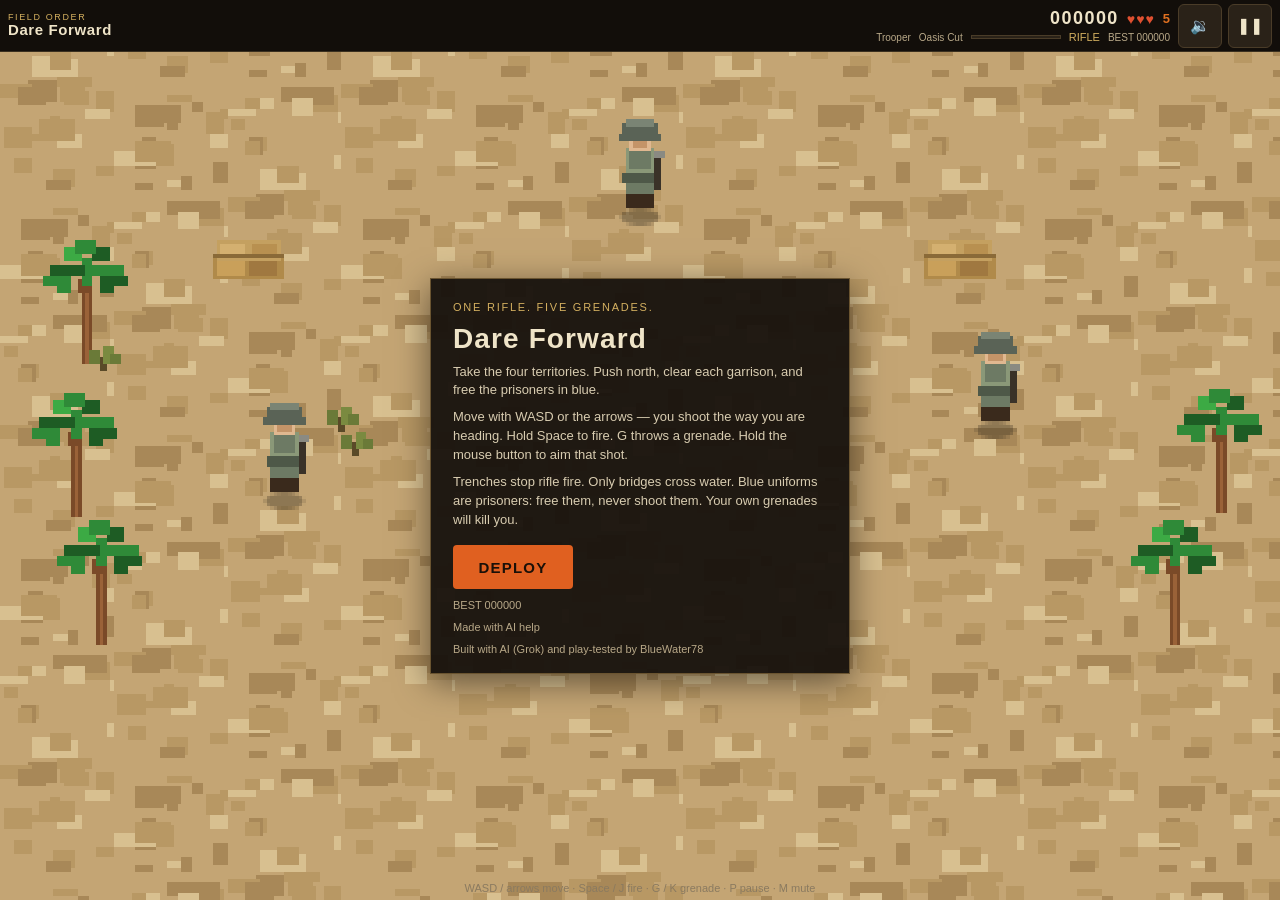
<file: stage1/index.html>
<!DOCTYPE html>
<html lang="en">
<head>
  <meta charset="utf-8">
  <meta name="viewport" content="width=device-width, initial-scale=1, viewport-fit=cover, user-scalable=no">
  <meta name="apple-mobile-web-app-capable" content="yes">
  <meta name="mobile-web-app-capable" content="yes">
  <title>Dare Forward</title>
  <link rel="icon" href="data:image/svg+xml,<svg xmlns='http://www.w3.org/2000/svg' viewBox='0 0 16 16'><rect fill='%238b1e3a' width='16' height='16'/></svg>">
  <link rel="stylesheet" href="css/style.css?v=1">
</head>
<body data-screen="title">
  <div id="app">
    <header id="hud">
      <div class="hud-brand">
        <span class="hud-kicker">Field order</span>
        <span class="hud-title" id="game-title">Dare Forward</span>
      </div>
      <div class="hud-mid">
        <div class="hud-row">
          <span data-testid="hud-score" id="hud-score">000000</span>
          <span class="hud-lives" data-testid="hud-lives" id="hud-lives">♥♥♥</span>
          <span class="hud-gren" data-testid="hud-grenades" id="hud-grenades">5</span>
        </div>
        <div class="hud-row">
          <span id="hud-rank">Trooper</span>
          <span class="hud-terr" data-testid="hud-territory" id="hud-territory">Oasis Cut</span>
          <div class="hud-bar"><span id="hud-progress"></span></div>
          <span class="hud-weapon" data-testid="hud-weapon" id="hud-weapon">Rifle</span>
          <span id="hud-best">BEST 000000</span>
        </div>
      </div>
      <div class="hud-btns">
        <button type="button" class="icon-btn" data-testid="mute-btn" id="mute-btn" aria-label="Volume">🔉</button>
        <button type="button" class="icon-btn" data-testid="pause-btn" id="pause-btn" aria-label="Pause">❚❚</button>
      </div>
    </header>

    <div id="game-wrap">
      <canvas id="game"></canvas>
      <div id="hint">WASD / arrows move · Space / J fire · G / K grenade · P pause · M mute</div>
      <div id="overlay">
        <div class="screen" id="screen-title">
          <div class="kicker">One rifle. Five grenades.</div>
          <h1 id="title-heading">Dare Forward</h1>
          <p>Take the four territories. Push north, clear each garrison, and free the prisoners in blue.</p>
          <p>Move with WASD or the arrows — you shoot the way you are heading. Hold Space to fire. G throws a grenade. Hold the mouse button to aim that shot.</p>
          <p>Trenches stop rifle fire. Only bridges cross water. Blue uniforms are prisoners: free them, never shoot them. Your own grenades will kill you.</p>
          <button type="button" class="btn" data-testid="play-btn" id="play-btn">Deploy</button>
          <div class="note" id="title-best">BEST 000000</div>
          <div class="note">Made with AI help</div>
          <div class="note">Built with AI (Grok) and play-tested by BlueWater78</div>
        </div>
        <div class="screen" id="screen-pause" hidden>
          <div class="kicker">Paused</div>
          <h1>Hold fire</h1>
          <button type="button" class="btn" data-testid="resume-btn" id="resume-btn">Resume</button>
          <button type="button" class="btn ghost" data-testid="restart-btn" id="restart-btn">Restart</button>
          <button type="button" class="btn ghost" data-testid="menu-btn" id="menu-btn">Menu</button>
          <div><button type="button" class="btn ghost" id="music-btn">Music: On</button></div>
        </div>
        <div class="screen" id="screen-secured" hidden>
          <div class="kicker">Territory secured</div>
          <h1 id="secured-name">Oasis Cut</h1>
          <div class="tally" id="secured-tally"></div>
          <button type="button" class="btn" data-testid="continue-btn" id="continue-btn">Continue</button>
        </div>
        <div class="screen" id="screen-gameover" hidden>
          <div class="kicker">Fallen</div>
          <h1>Game Over</h1>
          <div class="tally" id="gameover-tally"></div>
          <button type="button" class="btn" data-testid="retry-btn" id="retry-btn">Retry</button>
          <button type="button" class="btn ghost" id="go-menu-btn" data-testid="menu-btn">Menu</button>
        </div>
        <div class="screen" id="screen-complete" hidden>
          <div class="kicker">Campaign complete</div>
          <h1>Final assault coming soon</h1>
          <p>The four territories are yours. A last stand waits beyond the gate.</p>
          <div class="tally" id="complete-tally"></div>
          <button type="button" class="btn" id="complete-menu-btn" data-testid="menu-btn">Menu</button>
        </div>
      </div>
    </div>
    <div id="controls">
      <div id="stick-zone" data-testid="stick-zone">
        <div class="stick-ring"><div class="stick-knob"></div></div>
      </div>
      <div id="btn-cluster">
        <button type="button" class="ctrl-btn fire" data-testid="fire-btn" id="fire-btn">FIRE</button>
        <button type="button" class="ctrl-btn" data-testid="grenade-btn" id="grenade-btn">GRENADE</button>
      </div>
    </div>
  </div>
  <script type="module" src="js/main.js?v=1"></script>
</body>
</html>
</file>
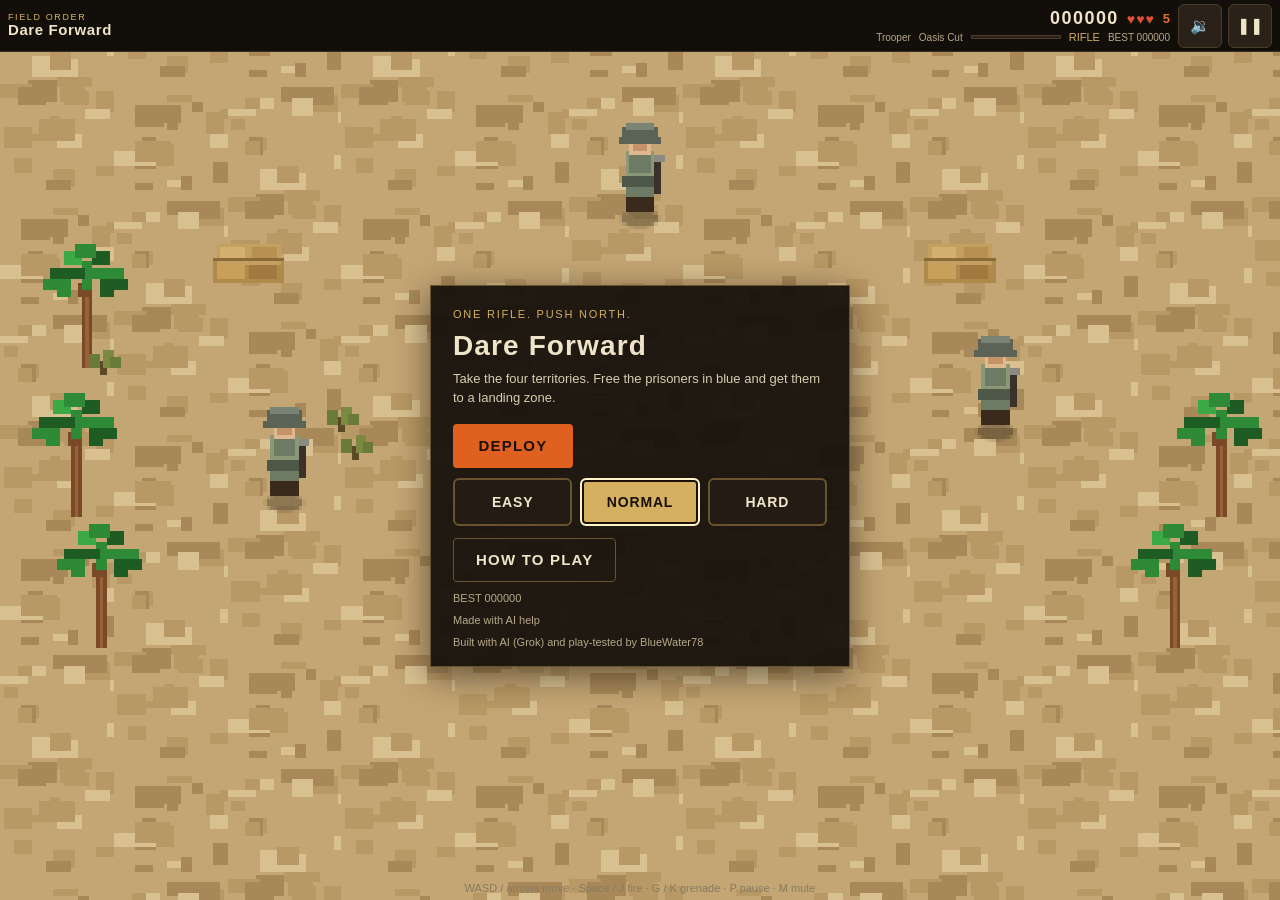
<file: stage2/index.html>
<!DOCTYPE html>
<html lang="en">
<head>
  <meta charset="utf-8">
  <meta name="viewport" content="width=device-width, initial-scale=1, viewport-fit=cover, user-scalable=no">
  <meta name="apple-mobile-web-app-capable" content="yes">
  <meta name="mobile-web-app-capable" content="yes">
  <title>Dare Forward</title>
  <link rel="icon" href="data:image/svg+xml,<svg xmlns='http://www.w3.org/2000/svg' viewBox='0 0 16 16'><rect fill='%238b1e3a' width='16' height='16'/></svg>">
  <link rel="stylesheet" href="css/style.css?v=2">
</head>
<body data-screen="title">
  <div id="app">
    <header id="hud">
      <div class="hud-brand">
        <span class="hud-kicker">Field order</span>
        <span class="hud-title" id="game-title">Dare Forward</span>
      </div>
      <div class="hud-mid">
        <div class="hud-row">
          <span data-testid="hud-score" id="hud-score">000000</span>
          <span class="hud-lives" data-testid="hud-lives" id="hud-lives">♥♥♥</span>
          <span class="hud-gren" data-testid="hud-grenades" id="hud-grenades">5</span>
        </div>
        <div class="hud-row">
          <span id="hud-rank">Trooper</span>
          <span class="hud-terr" data-testid="hud-territory" id="hud-territory">Oasis Cut</span>
          <div class="hud-bar"><span id="hud-progress"></span></div>
          <span class="hud-weapon" data-testid="hud-weapon" id="hud-weapon">Rifle</span>
          <span id="hud-best">BEST 000000</span>
        </div>
      </div>
      <div class="hud-btns">
        <button type="button" class="icon-btn" data-testid="mute-btn" id="mute-btn" aria-label="Volume">🔉</button>
        <button type="button" class="icon-btn" data-testid="pause-btn" id="pause-btn" aria-label="Pause">❚❚</button>
      </div>
    </header>

    <div id="game-wrap">
      <canvas id="game"></canvas>
      <div id="hint">WASD / arrows move · Space / J fire · G / K grenade · P pause · M mute</div>
      <div id="overlay">
        <div class="screen" id="screen-title">
          <div class="kicker">One rifle. Push north.</div>
          <h1 id="title-heading">Dare Forward</h1>
          <p>Take the four territories. Free the prisoners in blue and get them to a landing zone.</p>
          <button type="button" class="btn" data-testid="play-btn" id="play-btn">Deploy</button>
          <div class="diff-row" role="group" aria-label="Difficulty">
            <button type="button" class="diff-btn" data-testid="diff-easy">Easy</button>
            <button type="button" class="diff-btn" data-testid="diff-normal">Normal</button>
            <button type="button" class="diff-btn" data-testid="diff-hard">Hard</button>
          </div>
          <button type="button" class="btn ghost" data-testid="howto-btn">How to Play</button>
          <div class="note" id="title-best">BEST 000000</div>
          <div class="note">Made with AI help</div>
          <div class="note">Built with AI (Grok) and play-tested by BlueWater78</div>
        </div>
        <div class="screen" id="screen-pause" hidden>
          <div class="kicker">Paused</div>
          <h1>Hold fire</h1>
          <button type="button" class="btn" data-testid="resume-btn" id="resume-btn">Resume</button>
          <button type="button" class="btn ghost" data-testid="restart-btn" id="restart-btn">Restart</button>
          <button type="button" class="btn ghost" data-testid="menu-btn" id="menu-btn">Menu</button>
          <div class="diff-row" role="group" aria-label="Difficulty">
            <button type="button" class="diff-btn" data-testid="diff-easy">Easy</button>
            <button type="button" class="diff-btn" data-testid="diff-normal">Normal</button>
            <button type="button" class="diff-btn" data-testid="diff-hard">Hard</button>
          </div>
          <p class="note">Difficulty changes the fight now. Lives and grenades apply on the next deploy.</p>
          <button type="button" class="btn ghost" data-testid="howto-btn">How to Play</button>
          <div><button type="button" class="btn ghost" id="music-btn">Music: On</button></div>
        </div>
        <div class="screen screen-howto" id="screen-howto" data-testid="howto-screen" hidden>
          <button type="button" class="btn ghost" data-testid="howto-back-btn" id="howto-back-btn">Back</button>
          <div class="kicker">Field notes</div>
          <h1>How to Play</h1>
          <h2>Goal</h2>
          <p>Push north and secure four territories: Oasis Cut, Walled Mile, Blackwater Span, and The Redoubt. Free every prisoner in blue and walk them into a marked landing zone.</p>
          <h2>Touch</h2>
          <p>Stick moves. Hold FIRE to shoot the way you are heading — nearby enemies in that cone are aimed for you. GRENADE throws one grenade.</p>
          <h2>Keyboard and mouse</h2>
          <p>WASD or arrow keys move. You fire the way you face. Hold Space or J to shoot. G or K throws a grenade. Hold the mouse button to aim that shot. P pauses. M cycles the volume.</p>
          <h2>Weapons</h2>
          <div class="howto-row"><canvas class="mini" data-icon="rifle" width="36" height="36"></canvas><span>Rifle — always with you. Steady shots.</span></div>
          <div class="howto-row"><canvas class="mini" data-icon="spread" width="36" height="36"></canvas><span>Spread — a wide fan. Good up close.</span></div>
          <div class="howto-row"><canvas class="mini" data-icon="mg" width="36" height="36"></canvas><span>Machine gun — fast, hungry for ammo.</span></div>
          <div class="howto-row"><canvas class="mini" data-icon="rocket" width="36" height="36"></canvas><span>Rocket — blows cover, nests, and bunkers.</span></div>
          <div class="howto-row"><canvas class="mini" data-icon="flame" width="36" height="36"></canvas><span>Flame — a short cone of fire.</span></div>
          <div class="howto-row"><canvas class="mini" data-icon="grenades" width="36" height="36"></canvas><span>Grenades — arcing blasts. Your own will kill you.</span></div>
          <h2>Cover</h2>
          <p>Sandbags and crates stop rifle fire. Grenades and rockets break them. Barrels explode, and a chain of them slows time. Walls and buildings block your path. Tank traps stop you; bullets pass. Barbed wire and mud slow your walk. Only bridges cross water.</p>
          <h2>Enemies</h2>
          <p>Flank gun nests. Bunkers shrug off frontal fire — use explosives, or shoot in through the open back. Mortars paint a red circle: leave it. Shoot the tank on a flamer’s back to burst him. Rooftop snipers show a red laser before they fire. Trucks drop a squad unless you wreck them first.</p>
          <h2>Prisoners</h2>
          <p>Walk into a prisoner to free them. They follow you. They can be shot or caught in a blast, and they do not stop bullets. Lead them into a landing zone, or bring them through the gate, for an extraction bonus.</p>
          <h2>Difficulty</h2>
          <p>Easy, Normal, or Hard. The choice is remembered on this device. Lives and starting grenades change the next time you deploy. Easy is built for a casual push. Hard shoots sooner and straighter.</p>
          <button type="button" class="btn ghost howto-back">Back</button>
        </div>
        <div class="screen" id="screen-secured" hidden>
          <div class="kicker">Territory secured</div>
          <h1 id="secured-name">Oasis Cut</h1>
          <div class="tally" id="secured-tally"></div>
          <button type="button" class="btn" data-testid="continue-btn" id="continue-btn">Continue</button>
        </div>
        <div class="screen" id="screen-gameover" hidden>
          <div class="kicker">Fallen</div>
          <h1>Game Over</h1>
          <div class="tally" id="gameover-tally"></div>
          <button type="button" class="btn" data-testid="retry-btn" id="retry-btn">Retry</button>
          <button type="button" class="btn ghost" id="go-menu-btn" data-testid="menu-btn">Menu</button>
        </div>
        <div class="screen" id="screen-complete" hidden>
          <div class="kicker">Campaign complete</div>
          <h1>Final assault coming soon</h1>
          <p>The four territories are yours. A last stand waits beyond the gate.</p>
          <div class="tally" id="complete-tally"></div>
          <button type="button" class="btn" id="complete-menu-btn" data-testid="menu-btn">Menu</button>
        </div>
      </div>
    </div>
    <div id="controls">
      <div id="stick-zone" data-testid="stick-zone">
        <div class="stick-ring"><div class="stick-knob"></div></div>
      </div>
      <div id="btn-cluster">
        <button type="button" class="ctrl-btn fire" data-testid="fire-btn" id="fire-btn">FIRE</button>
        <button type="button" class="ctrl-btn" data-testid="grenade-btn" id="grenade-btn">GRENADE</button>
      </div>
    </div>
  </div>
  <script type="module" src="js/main.js?v=2"></script>
</body>
</html>
</file>
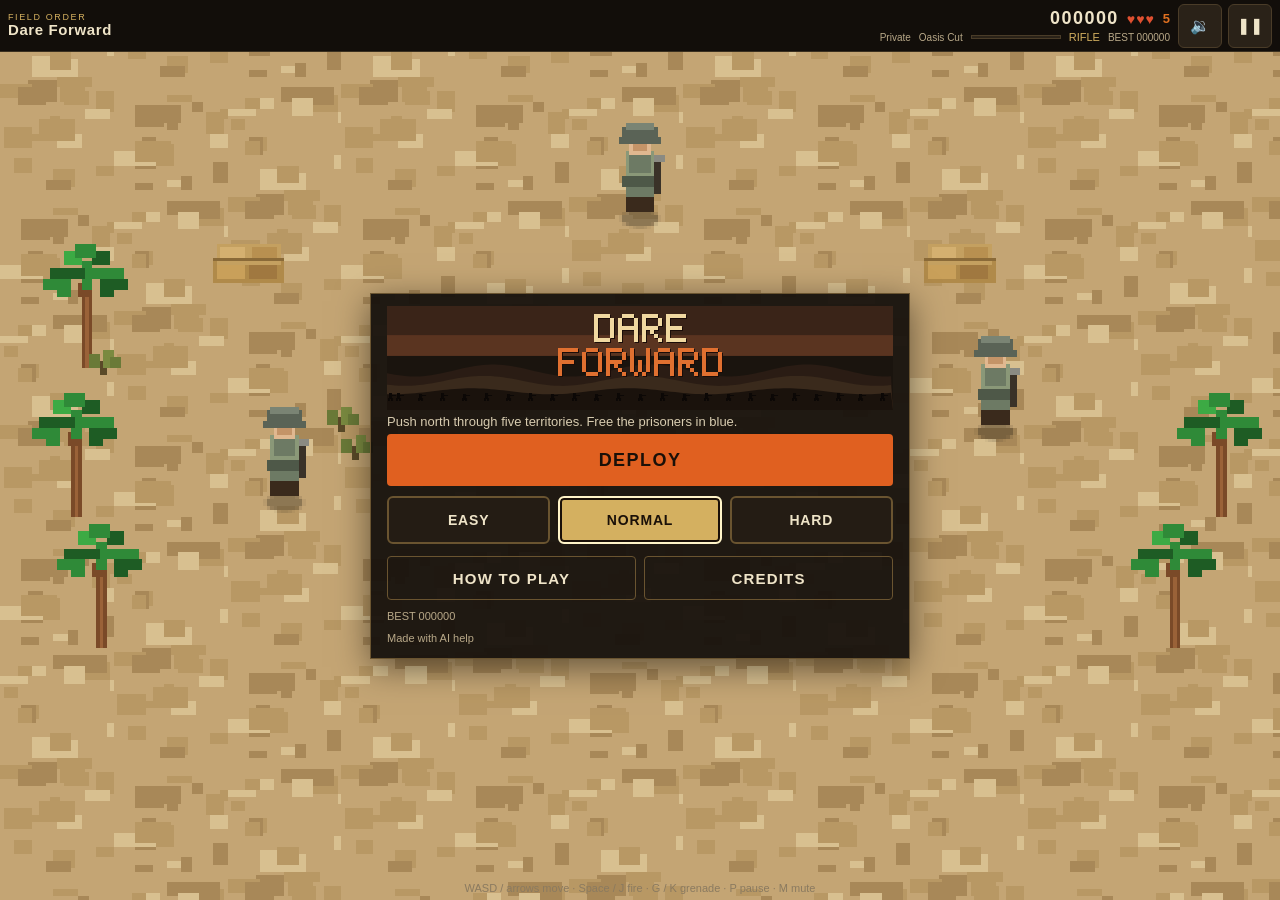
<file: stage3/index.html>
<!DOCTYPE html>
<html lang="en">
<head>
  <meta charset="utf-8">
  <meta name="viewport" content="width=device-width, initial-scale=1, viewport-fit=cover, user-scalable=no">
  <meta name="apple-mobile-web-app-capable" content="yes">
  <meta name="mobile-web-app-capable" content="yes">
  <title>Dare Forward</title>
  <link rel="icon" href="data:image/svg+xml,<svg xmlns='http://www.w3.org/2000/svg' viewBox='0 0 16 16'><rect fill='%238b1e3a' width='16' height='16'/></svg>">
  <link rel="stylesheet" href="css/style.css?v=2">
</head>
<body data-screen="title">
  <div id="app">
    <header id="hud">
      <div class="hud-brand">
        <span class="hud-kicker">Field order</span>
        <span class="hud-title" id="game-title">Dare Forward</span>
      </div>
      <div class="hud-mid">
        <div class="hud-row">
          <span data-testid="hud-score" id="hud-score">000000</span>
          <span class="hud-lives" data-testid="hud-lives" id="hud-lives">♥♥♥</span>
          <span class="hud-gren" data-testid="hud-grenades" id="hud-grenades">5</span>
        </div>
        <div class="hud-row">
          <span id="hud-rank">Trooper</span>
          <span class="hud-terr" data-testid="hud-territory" id="hud-territory">Oasis Cut</span>
          <div class="hud-bar"><span id="hud-progress"></span></div>
          <span class="hud-weapon" data-testid="hud-weapon" id="hud-weapon">Rifle</span>
          <span id="hud-best">BEST 000000</span>
        </div>
      </div>
      <div class="hud-btns">
        <button type="button" class="icon-btn" data-testid="mute-btn" id="mute-btn" aria-label="Volume">🔉</button>
        <button type="button" class="icon-btn" data-testid="pause-btn" id="pause-btn" aria-label="Pause">❚❚</button>
      </div>
    </header>

    <div id="field-row">
      <aside id="side-left" class="side-panel" aria-hidden="true">
        <b>Dare Forward</b>
        <span>Push north</span>
        <span>WASD / arrows move</span>
        <span>J fire · G grenade</span>
        <span>P pause · M mute</span>
      </aside>
      <div id="game-wrap">
      <canvas id="game"></canvas>
      <div id="hint">WASD / arrows move · Space / J fire · G / K grenade · P pause · M mute</div>
      <div id="overlay">
        <div class="screen screen-title" id="screen-title">
          <canvas id="title-art" width="320" height="74" aria-hidden="true"></canvas>
          <h1 id="title-heading" class="visually-hidden">Dare Forward</h1>
          <p class="tagline">Push north through five territories. Free the prisoners in blue.</p>
          <button type="button" class="btn btn-start" data-testid="play-btn" id="play-btn">Deploy</button>
          <div class="diff-row" role="group" aria-label="Difficulty">
            <button type="button" class="diff-btn" data-testid="diff-easy">Easy</button>
            <button type="button" class="diff-btn" data-testid="diff-normal">Normal</button>
            <button type="button" class="diff-btn" data-testid="diff-hard">Hard</button>
          </div>
          <div class="btn-row">
            <button type="button" class="btn ghost" data-testid="howto-btn">How to Play</button>
            <button type="button" class="btn ghost" id="title-credits-btn" data-testid="credits-btn">Credits</button>
          </div>
          <div class="note" id="title-best">BEST 000000</div>
          <div class="note">Made with AI help</div>
        </div>
        <div class="screen" id="screen-pause" hidden>
          <div class="kicker">Paused</div>
          <h1>Hold fire</h1>
          <button type="button" class="btn" data-testid="resume-btn" id="resume-btn">Resume</button>
          <button type="button" class="btn ghost" data-testid="restart-btn" id="restart-btn">Restart</button>
          <button type="button" class="btn ghost" data-testid="menu-btn" id="menu-btn">Menu</button>
          <div class="diff-row" role="group" aria-label="Difficulty">
            <button type="button" class="diff-btn" data-testid="diff-easy">Easy</button>
            <button type="button" class="diff-btn" data-testid="diff-normal">Normal</button>
            <button type="button" class="diff-btn" data-testid="diff-hard">Hard</button>
          </div>
          <p class="note">Difficulty changes the fight now. Lives and grenades apply on the next deploy.</p>
          <button type="button" class="btn ghost" data-testid="howto-btn">How to Play</button>
          <div><button type="button" class="btn ghost" id="music-btn">Music: On</button></div>
        </div>
        <div class="screen screen-howto" id="screen-howto" data-testid="howto-screen" hidden>
          <button type="button" class="btn ghost" data-testid="howto-back-btn" id="howto-back-btn">Back</button>
          <div class="kicker">Field notes</div>
          <h1>How to Play</h1>
          <h2>Goal</h2>
          <p>Push north and secure Oasis Cut, Walled Mile, Blackwater Span, and The Redoubt. The Iron Citadel waits at the end: a war machine called the Bulwark. Free every prisoner in blue and walk them into a marked landing zone.</p>
          <h2>Touch</h2>
          <p>Stick moves. Hold FIRE to shoot the way you are heading — nearby enemies in that cone are aimed for you. GRENADE throws one grenade.</p>
          <h2>Keyboard and mouse</h2>
          <p>WASD or arrow keys move. You fire the way you face. Hold Space or J to shoot. G or K throws a grenade. Hold the mouse button to aim that shot. P pauses. M cycles the volume.</p>
          <h2>Weapons</h2>
          <div class="howto-row"><canvas class="mini" data-icon="rifle" width="36" height="36"></canvas><span>Rifle — always with you. Steady shots.</span></div>
          <div class="howto-row"><canvas class="mini" data-icon="spread" width="36" height="36"></canvas><span>Spread — a wide fan. Good up close.</span></div>
          <div class="howto-row"><canvas class="mini" data-icon="mg" width="36" height="36"></canvas><span>Machine gun — fast, hungry for ammo.</span></div>
          <div class="howto-row"><canvas class="mini" data-icon="rocket" width="36" height="36"></canvas><span>Rocket — blows cover, nests, and bunkers.</span></div>
          <div class="howto-row"><canvas class="mini" data-icon="flame" width="36" height="36"></canvas><span>Flame — a short cone of fire.</span></div>
          <div class="howto-row"><canvas class="mini" data-icon="grenades" width="36" height="36"></canvas><span>Grenades — arcing blasts. Your own will kill you.</span></div>
          <h2>Cover</h2>
          <p>Sandbags and crates stop rifle fire. Grenades and rockets break them. Barrels explode, and a chain of them slows time. Walls and buildings block your path. Tank traps stop you; bullets pass. Barbed wire and mud slow your walk. Only bridges cross water.</p>
          <h2>Enemies</h2>
          <p>Flank gun nests. Bunkers shrug off frontal fire — use explosives, or shoot in through the open back. Mortars paint a red circle: leave it. Shoot the tank on a flamer’s back to burst him. Rooftop snipers show a red laser before they fire. Trucks drop a squad unless you wreck them first.</p>
          <h2>Prisoners</h2>
          <p>Walk into a prisoner to free them. They follow you. They can be shot or caught in a blast, and they do not stop bullets. Lead them into a landing zone, or bring them through the gate, for an extraction bonus.</p>
          <h2>Difficulty</h2>
          <p>Easy, Normal, or Hard. The choice is remembered on this device. Lives and starting grenades change the next time you deploy. Easy is built for a casual push. Hard shoots sooner and straighter.</p>
          <button type="button" class="btn ghost howto-back">Back</button>
        </div>
        <div class="screen" id="screen-secured" hidden>
          <div class="kicker">Territory secured</div>
          <h1 id="secured-name">Oasis Cut</h1>
          <div class="tally" id="secured-tally"></div>
          <button type="button" class="btn" data-testid="continue-btn" id="continue-btn">Continue</button>
        </div>
        <div class="screen" id="screen-gameover" hidden>
          <div class="kicker">Fallen</div>
          <h1>Game Over</h1>
          <div class="tally" id="gameover-tally"></div>
          <button type="button" class="btn" data-testid="retry-btn" id="retry-btn">Retry</button>
          <button type="button" class="btn ghost" id="go-menu-btn" data-testid="menu-btn">Menu</button>
        </div>
        <div class="screen" id="screen-complete" hidden>
          <div class="kicker">Campaign complete</div>
          <h1>Final assault coming soon</h1>
          <p>The four territories are yours. A last stand waits beyond the gate.</p>
          <div class="tally" id="complete-tally"></div>
          <button type="button" class="btn" id="complete-menu-btn" data-testid="menu-btn">Menu</button>
        </div>
        <div class="screen screen-victory" id="screen-victory" data-testid="victory-screen" hidden>
          <div class="kicker">Campaign complete</div>
          <h1>VICTORY</h1>
          <p class="victory-rank" id="victory-rank">Private</p>
          <div class="tally" id="victory-tally"></div>
          <div class="btn-row">
            <button type="button" class="btn" id="play-again-btn" data-testid="play-again-btn">Play Again</button>
            <button type="button" class="btn ghost" id="victory-credits-btn" data-testid="credits-btn">Credits</button>
          </div>
        </div>
        <div class="screen screen-credits" id="screen-credits" data-testid="credits-screen" hidden>
          <button type="button" class="btn ghost" data-testid="credits-back-btn" id="credits-back-btn">Back</button>
          <div class="kicker">Credits</div>
          <h1>Dare Forward</h1>
          <p>Design and testing: BlueWater78</p>
          <p>Made with AI assistance using Grok Build</p>
          <p>Code, art, and sound were generated with AI help and directed and play-tested by a human.</p>
          <p>Thanks for playing</p>
          <button type="button" class="btn ghost credits-back">Back</button>
        </div>
      </div>
      </div>
      <aside id="side-right" class="side-panel" aria-hidden="true">
        <b>Field notes</b>
        <span>Sandbags stop rifles</span>
        <span>Explosives break cover</span>
        <span>Red circles: move</span>
        <span>Free prisoners in blue</span>
      </aside>
    </div>
    <div id="controls">
      <div id="stick-zone" data-testid="stick-zone">
        <div class="stick-ring"><div class="stick-knob"></div></div>
      </div>
      <div id="btn-cluster">
        <button type="button" class="ctrl-btn fire" data-testid="fire-btn" id="fire-btn">FIRE</button>
        <button type="button" class="ctrl-btn" data-testid="grenade-btn" id="grenade-btn">GRENADE</button>
      </div>
    </div>
  </div>
  <script type="module" src="js/main.js?v=2"></script>
</body>
</html>
</file>
<file: stage1/css/style.css>
:root {
  --hud-h: 52px;
  --safe-top: env(safe-area-inset-top, 0px);
  --safe-bottom: env(safe-area-inset-bottom, 0px);
  --safe-left: env(safe-area-inset-left, 0px);
  --safe-right: env(safe-area-inset-right, 0px);
  --ink: #efe4c8;
  --muted: #b8a888;
  --panel: #1c1610;
  --panel2: #2a2218;
  --accent: #e06020;
  --gold: #d4b060;
  --bg: #140f0c;
}

* { box-sizing: border-box; margin: 0; padding: 0; }

html, body {
  width: 100%;
  height: 100%;
  height: 100dvh;
  overflow: hidden;
  position: fixed;
  inset: 0;
  background: var(--bg);
  color: var(--ink);
  font-family: Tahoma, Geneva, "Trebuchet MS", sans-serif;
  -webkit-user-select: none;
  user-select: none;
  -webkit-touch-callout: none;
  -webkit-tap-highlight-color: transparent;
  touch-action: none;
}

#app {
  position: fixed;
  inset: 0;
  display: flex;
  flex-direction: column;
  padding-top: var(--safe-top);
  padding-bottom: var(--safe-bottom);
  padding-left: var(--safe-left);
  padding-right: var(--safe-right);
  background: var(--bg);
}

#hud {
  flex: 0 0 var(--hud-h);
  height: var(--hud-h);
  display: flex;
  align-items: center;
  justify-content: space-between;
  gap: 8px;
  padding: 4px 8px;
  background: #120e0a;
  border-bottom: 1px solid #3a3020;
  z-index: 30;
  position: relative;
}

.hud-brand {
  display: flex;
  flex-direction: column;
  line-height: 1.05;
  min-width: 0;
}
.hud-kicker {
  font-size: 9px;
  letter-spacing: 0.18em;
  color: var(--gold);
  text-transform: uppercase;
}
.hud-title {
  font-size: 15px;
  font-weight: 800;
  letter-spacing: 0.04em;
  white-space: nowrap;
}
@media (max-width: 520px) {
  .hud-title { font-size: 13px; }
  .hud-kicker { display: none; }
  #hud-score { font-size: 15px; }
  #hud-best { display: none; }
  .hud-bar { width: 56px; }
}

.hud-mid {
  flex: 1 1 auto;
  min-width: 0;
  display: flex;
  flex-direction: column;
  align-items: flex-end;
  gap: 2px;
}
.hud-row {
  display: flex;
  align-items: center;
  gap: 8px;
  font-variant-numeric: tabular-nums;
}
#hud-score { font-size: 18px; font-weight: 800; letter-spacing: 0.08em; }
#hud-best, #hud-rank { font-size: 10px; color: var(--muted); }
.hud-lives { color: #e05030; font-size: 14px; letter-spacing: 1px; }
.hud-gren { color: #e07020; font-size: 13px; font-weight: 700; }
.hud-weapon { font-size: 11px; color: var(--gold); text-transform: uppercase; }
.hud-terr { font-size: 10px; color: var(--muted); white-space: nowrap; }
.hud-bar {
  width: 90px;
  max-width: 18vw;
  height: 4px;
  background: #2a2218;
  border: 1px solid #4a3c28;
  overflow: hidden;
}
.hud-bar > span {
  display: block;
  height: 100%;
  width: 0;
  background: var(--gold);
}

.hud-btns { display: flex; gap: 6px; }
.icon-btn {
  min-width: 44px;
  min-height: 44px;
  padding: 0 8px;
  border: 1px solid #4a3c28;
  background: #2a2218;
  color: var(--ink);
  font-size: 16px;
  border-radius: 6px;
  cursor: pointer;
  touch-action: manipulation;
}
.icon-btn:active { background: #3a3224; }

#game-wrap {
  position: relative;
  flex: 1 1 auto;
  min-height: 0;
  background: #0c0a08;
}

#game {
  display: block;
  width: 100%;
  height: 100%;
  image-rendering: pixelated;
  image-rendering: crisp-edges;
  touch-action: none;
}



#overlay {
  position: absolute;
  inset: 0;
  pointer-events: none;
  z-index: 20;
  display: flex;
  align-items: center;
  justify-content: center;
}

.screen {
  pointer-events: auto;
  width: min(420px, 92%);
  background: rgba(22, 16, 12, 0.94);
  border: 1px solid #6a5430;
  padding: 22px 22px 18px;
  color: var(--ink);
  box-shadow: 0 8px 32px rgba(0,0,0,0.5);
}
.screen h1 {
  font-size: 28px;
  letter-spacing: 0.04em;
  margin-bottom: 4px;
}
.screen .kicker {
  color: var(--gold);
  letter-spacing: 0.16em;
  font-size: 11px;
  text-transform: uppercase;
  margin-bottom: 10px;
}
.screen p { font-size: 13px; line-height: 1.45; color: #d8ccb0; margin: 8px 0; }
.screen .note { font-size: 11px; color: var(--muted); margin-top: 10px; }
.tally { display: grid; grid-template-columns: 1fr 1fr; gap: 6px 16px; margin: 12px 0; font-size: 13px; }
.tally b { color: var(--gold); }

.btn {
  display: inline-block;
  min-height: 44px;
  min-width: 120px;
  padding: 10px 22px;
  margin: 8px 8px 0 0;
  background: var(--accent);
  color: #1a1008;
  font-weight: 800;
  font-size: 15px;
  letter-spacing: 0.08em;
  border: 0;
  border-radius: 4px;
  cursor: pointer;
  text-transform: uppercase;
  touch-action: manipulation;
}
.btn.ghost {
  background: transparent;
  color: var(--ink);
  border: 1px solid #6a5430;
}
.btn:active { filter: brightness(1.1); }

#controls {
  display: none;
  z-index: 6;
  touch-action: none;
}

body.touch.phone-portrait.playing #controls {
  display: flex;
  flex: 0 0 148px;
  height: 148px;
  background: #16110c;
  border-top: 1px solid #3a3020;
  align-items: stretch;
  padding: 8px 10px calc(8px + var(--safe-bottom));
  padding-bottom: 8px;
}

body.touch.overlay.playing #controls {
  display: block;
  position: absolute;
  top: calc(var(--hud-h) + var(--safe-top));
  left: var(--safe-left);
  right: var(--safe-right);
  bottom: var(--safe-bottom);
  pointer-events: none;
  background: transparent;
  border: 0;
  height: auto;
  flex: none;
}

#stick-zone {
  position: relative;
  flex: 1 1 50%;
  min-width: 120px;
  touch-action: none;
}
#stick-zone::after {
  content: '';
  position: absolute;
  left: 28px;
  bottom: 28px;
  width: 88px;
  height: 88px;
  border: 2px dashed rgba(232, 210, 160, 0.28);
  border-radius: 50%;
  pointer-events: none;
}
body.touch.overlay #stick-zone::after {
  left: 24px;
  bottom: 24px;
}
body.touch.overlay #stick-zone {
  position: absolute;
  left: 0;
  bottom: 0;
  top: 20%;
  width: 42%;
  pointer-events: auto;
}

.stick-ring {
  position: absolute;
  width: 96px;
  height: 96px;
  border: 3px solid rgba(232, 210, 160, 0.45);
  border-radius: 50%;
  pointer-events: none;
  display: none;
}
.stick-knob {
  position: absolute;
  left: 50%;
  top: 50%;
  width: 40px;
  height: 40px;
  margin: -20px 0 0 -20px;
  background: rgba(232, 210, 160, 0.7);
  border-radius: 50%;
  pointer-events: none;
}

#btn-cluster {
  display: flex;
  align-items: center;
  justify-content: flex-end;
  gap: 12px;
  flex: 1 1 50%;
  padding-right: 6px;
}
body.touch.overlay #btn-cluster {
  position: absolute;
  right: 0;
  bottom: 8px;
  top: auto;
  width: 46%;
  height: 140px;
  pointer-events: auto;
  padding-right: 12px;
}

.ctrl-btn {
  min-width: 72px;
  min-height: 72px;
  width: 84px;
  height: 84px;
  border-radius: 22px; /* rounded square: the whole visible button is the hit area */
  border: 2px solid #c4a060;
  background: rgba(40, 28, 16, 0.88);
  color: var(--ink);
  font-weight: 800;
  font-size: 12px;
  letter-spacing: 0.06em;
  touch-action: none;
  pointer-events: auto;
}
.ctrl-btn.fire { background: rgba(180, 60, 20, 0.85); border-color: #f08040; }
.ctrl-btn:active { filter: brightness(1.2); }

body.no-touch #controls { display: none !important; }

#hint {
  position: absolute;
  bottom: 6px;
  left: 0;
  right: 0;
  text-align: center;
  font-size: 11px;
  color: #8a7a60;
  pointer-events: none;
  z-index: 3;
}
body.touch #hint { display: none; }

/* Phone landscape: centered battlefield, stick in the left gutter, buttons stacked in the right gutter. */
body.touch.phone-land.playing #game-wrap {
  width: calc(100% - 2 * var(--gutter));
  margin: 0 auto;
  flex: 1 1 auto;
}
body.touch.phone-land { --gutter: clamp(150px, 22vw, 200px); }
body.touch.phone-land #stick-zone {
  top: 0;
  width: var(--gutter);
}
body.touch.phone-land #btn-cluster {
  width: var(--gutter);
  top: 0;
  bottom: 0;
  height: auto;
  flex-direction: column-reverse;
  justify-content: center;
  align-items: center;
  gap: 14px;
  padding: 0;
}
</file>
<file: stage2/css/style.css>
:root {
  --hud-h: 52px;
  --safe-top: env(safe-area-inset-top, 0px);
  --safe-bottom: env(safe-area-inset-bottom, 0px);
  --safe-left: env(safe-area-inset-left, 0px);
  --safe-right: env(safe-area-inset-right, 0px);
  --ink: #efe4c8;
  --muted: #b8a888;
  --panel: #1c1610;
  --panel2: #2a2218;
  --accent: #e06020;
  --gold: #d4b060;
  --bg: #140f0c;
}

* { box-sizing: border-box; margin: 0; padding: 0; }

html, body {
  width: 100%;
  height: 100%;
  height: 100dvh;
  overflow: hidden;
  position: fixed;
  inset: 0;
  background: var(--bg);
  color: var(--ink);
  font-family: Tahoma, Geneva, "Trebuchet MS", sans-serif;
  -webkit-user-select: none;
  user-select: none;
  -webkit-touch-callout: none;
  -webkit-tap-highlight-color: transparent;
  touch-action: none;
}

#app {
  position: fixed;
  inset: 0;
  display: flex;
  flex-direction: column;
  padding-top: var(--safe-top);
  padding-bottom: var(--safe-bottom);
  padding-left: var(--safe-left);
  padding-right: var(--safe-right);
  background: var(--bg);
}

#hud {
  flex: 0 0 var(--hud-h);
  height: var(--hud-h);
  display: flex;
  align-items: center;
  justify-content: space-between;
  gap: 8px;
  padding: 4px 8px;
  background: #120e0a;
  border-bottom: 1px solid #3a3020;
  z-index: 30;
  position: relative;
}

.hud-brand {
  display: flex;
  flex-direction: column;
  line-height: 1.05;
  min-width: 0;
}
.hud-kicker {
  font-size: 9px;
  letter-spacing: 0.18em;
  color: var(--gold);
  text-transform: uppercase;
}
.hud-title {
  font-size: 15px;
  font-weight: 800;
  letter-spacing: 0.04em;
  white-space: nowrap;
}
@media (max-width: 520px) {
  .hud-title { font-size: 13px; }
  .hud-kicker { display: none; }
  #hud-score { font-size: 15px; }
  #hud-best { display: none; }
  .hud-bar { width: 56px; }
}

.hud-mid {
  flex: 1 1 auto;
  min-width: 0;
  display: flex;
  flex-direction: column;
  align-items: flex-end;
  gap: 2px;
}
.hud-row {
  display: flex;
  align-items: center;
  gap: 8px;
  font-variant-numeric: tabular-nums;
}
#hud-score { font-size: 18px; font-weight: 800; letter-spacing: 0.08em; }
#hud-best, #hud-rank { font-size: 10px; color: var(--muted); }
.hud-lives { color: #e05030; font-size: 14px; letter-spacing: 1px; }
.hud-gren { color: #e07020; font-size: 13px; font-weight: 700; }
.hud-weapon { font-size: 11px; color: var(--gold); text-transform: uppercase; }
.hud-terr { font-size: 10px; color: var(--muted); white-space: nowrap; }
.hud-bar {
  width: 90px;
  max-width: 18vw;
  height: 4px;
  background: #2a2218;
  border: 1px solid #4a3c28;
  overflow: hidden;
}
.hud-bar > span {
  display: block;
  height: 100%;
  width: 0;
  background: var(--gold);
}

.hud-btns { display: flex; gap: 6px; }
.icon-btn {
  min-width: 44px;
  min-height: 44px;
  padding: 0 8px;
  border: 1px solid #4a3c28;
  background: #2a2218;
  color: var(--ink);
  font-size: 16px;
  border-radius: 6px;
  cursor: pointer;
  touch-action: manipulation;
}
.icon-btn:active { background: #3a3224; }

#game-wrap {
  position: relative;
  flex: 1 1 auto;
  min-height: 0;
  background: #0c0a08;
}

#game {
  display: block;
  width: 100%;
  height: 100%;
  image-rendering: pixelated;
  image-rendering: crisp-edges;
  touch-action: none;
}



#overlay {
  position: absolute;
  inset: 0;
  pointer-events: none;
  z-index: 20;
  display: flex;
  align-items: center;
  justify-content: center;
}

.screen {
  pointer-events: auto;
  width: min(420px, 92%);
  background: rgba(22, 16, 12, 0.94);
  border: 1px solid #6a5430;
  padding: 22px 22px 18px;
  color: var(--ink);
  box-shadow: 0 8px 32px rgba(0,0,0,0.5);
}
.screen h1 {
  font-size: 28px;
  letter-spacing: 0.04em;
  margin-bottom: 4px;
}
.screen .kicker {
  color: var(--gold);
  letter-spacing: 0.16em;
  font-size: 11px;
  text-transform: uppercase;
  margin-bottom: 10px;
}
.screen p { font-size: 13px; line-height: 1.45; color: #d8ccb0; margin: 8px 0; }
.screen .note { font-size: 11px; color: var(--muted); margin-top: 10px; }
.tally { display: grid; grid-template-columns: 1fr 1fr; gap: 6px 16px; margin: 12px 0; font-size: 13px; }
.tally b { color: var(--gold); }

.btn {
  display: inline-block;
  min-height: 44px;
  min-width: 120px;
  padding: 10px 22px;
  margin: 8px 8px 0 0;
  background: var(--accent);
  color: #1a1008;
  font-weight: 800;
  font-size: 15px;
  letter-spacing: 0.08em;
  border: 0;
  border-radius: 4px;
  cursor: pointer;
  text-transform: uppercase;
  touch-action: manipulation;
}
.btn.ghost {
  background: transparent;
  color: var(--ink);
  border: 1px solid #6a5430;
}
.btn:active { filter: brightness(1.1); }

.diff-row {
  display: flex;
  gap: 8px;
  margin: 10px 0 4px;
}
.diff-btn {
  flex: 1 1 0;
  min-width: 72px;
  min-height: 48px;
  padding: 8px 6px;
  border: 2px solid #6a5430;
  background: #241c14;
  color: var(--ink);
  font-weight: 800;
  font-size: 14px;
  letter-spacing: 0.06em;
  text-transform: uppercase;
  border-radius: 6px;
  cursor: pointer;
  touch-action: manipulation;
}
.diff-btn.is-on {
  background: var(--gold);
  color: #1a1008;
  border-color: #fff4c8;
  box-shadow: inset 0 0 0 2px #1a1008;
}
.screen-howto {
  width: min(560px, 96%);
  max-height: calc(100% - 8px);
  overflow-y: auto;
  -webkit-overflow-scrolling: touch;
}
.screen-howto h1 { font-size: 26px; }
.screen-howto h2 {
  font-size: 18px;
  margin: 14px 0 4px;
  color: var(--gold);
  letter-spacing: 0.04em;
}
.screen-howto p { font-size: 16px; line-height: 1.4; }
.howto-row {
  display: flex;
  gap: 10px;
  align-items: center;
  margin: 6px 0;
  font-size: 16px;
}
.mini {
  width: 36px;
  height: 36px;
  flex: 0 0 auto;
  image-rendering: pixelated;
  background: rgba(0,0,0,0.25);
}
.screen { max-height: calc(100% - 8px); overflow-y: auto; }

#controls {
  display: none;
  z-index: 6;
  touch-action: none;
}

body.touch.phone-portrait.playing #controls {
  display: flex;
  flex: 0 0 148px;
  height: 148px;
  background: #16110c;
  border-top: 1px solid #3a3020;
  align-items: stretch;
  padding: 8px 10px calc(8px + var(--safe-bottom));
  padding-bottom: 8px;
}

body.touch.overlay.playing #controls {
  display: block;
  position: absolute;
  top: calc(var(--hud-h) + var(--safe-top));
  left: var(--safe-left);
  right: var(--safe-right);
  bottom: var(--safe-bottom);
  pointer-events: none;
  background: transparent;
  border: 0;
  height: auto;
  flex: none;
}

#stick-zone {
  position: relative;
  flex: 1 1 50%;
  min-width: 120px;
  touch-action: none;
}
#stick-zone::after {
  content: '';
  position: absolute;
  left: 28px;
  bottom: 28px;
  width: 88px;
  height: 88px;
  border: 2px dashed rgba(232, 210, 160, 0.28);
  border-radius: 50%;
  pointer-events: none;
}
body.touch.overlay #stick-zone::after {
  left: 24px;
  bottom: 24px;
}
body.touch.overlay #stick-zone {
  position: absolute;
  left: 0;
  bottom: 0;
  top: 20%;
  width: 42%;
  pointer-events: auto;
}

.stick-ring {
  position: absolute;
  width: 96px;
  height: 96px;
  border: 3px solid rgba(232, 210, 160, 0.45);
  border-radius: 50%;
  pointer-events: none;
  display: none;
}
.stick-knob {
  position: absolute;
  left: 50%;
  top: 50%;
  width: 40px;
  height: 40px;
  margin: -20px 0 0 -20px;
  background: rgba(232, 210, 160, 0.7);
  border-radius: 50%;
  pointer-events: none;
}

#btn-cluster {
  display: flex;
  align-items: center;
  justify-content: flex-end;
  gap: 12px;
  flex: 1 1 50%;
  padding-right: 6px;
}
body.touch.overlay #btn-cluster {
  position: absolute;
  right: 0;
  bottom: 8px;
  top: auto;
  width: 46%;
  height: 140px;
  pointer-events: auto;
  padding-right: 12px;
}

.ctrl-btn {
  min-width: 72px;
  min-height: 72px;
  width: 84px;
  height: 84px;
  border-radius: 22px; /* rounded square: the whole visible button is the hit area */
  border: 2px solid #c4a060;
  background: rgba(40, 28, 16, 0.88);
  color: var(--ink);
  font-weight: 800;
  font-size: 12px;
  letter-spacing: 0.06em;
  touch-action: none;
  pointer-events: auto;
}
.ctrl-btn.fire { background: rgba(180, 60, 20, 0.85); border-color: #f08040; }
.ctrl-btn:active { filter: brightness(1.2); }

body.no-touch #controls { display: none !important; }

#hint {
  position: absolute;
  bottom: 6px;
  left: 0;
  right: 0;
  text-align: center;
  font-size: 11px;
  color: #8a7a60;
  pointer-events: none;
  z-index: 3;
}
body.touch #hint { display: none; }

/* Phone landscape: centered battlefield, stick in the left gutter, buttons stacked in the right gutter. */
body.touch.phone-land.playing #game-wrap {
  width: calc(100% - 2 * var(--gutter));
  margin: 0 auto;
  flex: 1 1 auto;
}
body.touch.phone-land { --gutter: clamp(150px, 22vw, 200px); }
body.touch.phone-land #stick-zone {
  top: 0;
  width: var(--gutter);
}
body.touch.phone-land #btn-cluster {
  width: var(--gutter);
  top: 0;
  bottom: 0;
  height: auto;
  flex-direction: column-reverse;
  justify-content: center;
  align-items: center;
  gap: 14px;
  padding: 0;
}
</file>
<file: stage3/css/style.css>
:root {
  --hud-h: 52px;
  --safe-top: env(safe-area-inset-top, 0px);
  --safe-bottom: env(safe-area-inset-bottom, 0px);
  --safe-left: env(safe-area-inset-left, 0px);
  --safe-right: env(safe-area-inset-right, 0px);
  --ink: #efe4c8;
  --muted: #b8a888;
  --panel: #1c1610;
  --panel2: #2a2218;
  --accent: #e06020;
  --gold: #d4b060;
  --bg: #140f0c;
}

* { box-sizing: border-box; margin: 0; padding: 0; }

html, body {
  width: 100%;
  height: 100%;
  height: 100dvh;
  overflow: hidden;
  position: fixed;
  inset: 0;
  background: var(--bg);
  color: var(--ink);
  font-family: Tahoma, Geneva, "Trebuchet MS", sans-serif;
  -webkit-user-select: none;
  user-select: none;
  -webkit-touch-callout: none;
  -webkit-tap-highlight-color: transparent;
  touch-action: none;
}

#app {
  position: fixed;
  inset: 0;
  display: flex;
  flex-direction: column;
  padding-top: var(--safe-top);
  padding-bottom: var(--safe-bottom);
  padding-left: var(--safe-left);
  padding-right: var(--safe-right);
  background: var(--bg);
}

#hud {
  flex: 0 0 var(--hud-h);
  height: var(--hud-h);
  display: flex;
  align-items: center;
  justify-content: space-between;
  gap: 8px;
  padding: 4px 8px;
  background: #120e0a;
  border-bottom: 1px solid #3a3020;
  z-index: 30;
  position: relative;
}

.hud-brand {
  display: flex;
  flex-direction: column;
  line-height: 1.05;
  min-width: 0;
}
.hud-kicker {
  font-size: 9px;
  letter-spacing: 0.18em;
  color: var(--gold);
  text-transform: uppercase;
}
.hud-title {
  font-size: 15px;
  font-weight: 800;
  letter-spacing: 0.04em;
  white-space: nowrap;
}
@media (max-width: 520px) {
  .hud-title { font-size: 13px; }
  .hud-kicker { display: none; }
  #hud-score { font-size: 15px; }
  #hud-best { display: none; }
  .hud-bar { width: 56px; }
}

.hud-mid {
  flex: 1 1 auto;
  min-width: 0;
  display: flex;
  flex-direction: column;
  align-items: flex-end;
  gap: 2px;
}
.hud-row {
  display: flex;
  align-items: center;
  gap: 8px;
  font-variant-numeric: tabular-nums;
}
#hud-score { font-size: 18px; font-weight: 800; letter-spacing: 0.08em; }
#hud-best, #hud-rank { font-size: 10px; color: var(--muted); }
.hud-lives { color: #e05030; font-size: 14px; letter-spacing: 1px; }
.hud-gren { color: #e07020; font-size: 13px; font-weight: 700; }
.hud-weapon { font-size: 11px; color: var(--gold); text-transform: uppercase; }
.hud-terr { font-size: 10px; color: var(--muted); white-space: nowrap; }
.hud-bar {
  width: 90px;
  max-width: 18vw;
  height: 4px;
  background: #2a2218;
  border: 1px solid #4a3c28;
  overflow: hidden;
}
.hud-bar > span {
  display: block;
  height: 100%;
  width: 0;
  background: var(--gold);
}

.hud-btns { display: flex; gap: 6px; }
.icon-btn {
  min-width: 44px;
  min-height: 44px;
  padding: 0 8px;
  border: 1px solid #4a3c28;
  background: #2a2218;
  color: var(--ink);
  font-size: 16px;
  border-radius: 6px;
  cursor: pointer;
  touch-action: manipulation;
}
.icon-btn:active { background: #3a3224; }

#field-row {
  flex: 1 1 auto;
  min-height: 0;
  min-width: 0;
  display: flex;
  flex-direction: row;
  align-items: stretch;
  background: #07080c;
}

#game-wrap {
  position: relative;
  flex: 1 1 auto;
  min-width: 0;
  min-height: 0;
  background: #0c0a08;
}

.side-panel {
  display: none;
  flex-direction: column;
  justify-content: center;
  gap: 12px;
  padding: 22px 18px;
  color: #8a7a60;
  font-size: 12px;
  letter-spacing: 0.08em;
  text-transform: uppercase;
  overflow: hidden;
}
.side-panel b {
  color: #e8d8b0;
  font-size: 13px;
  letter-spacing: 0.16em;
}
body.laptop-field .side-panel { display: flex; }

#game {
  display: block;
  width: 100%;
  height: 100%;
  image-rendering: pixelated;
  image-rendering: crisp-edges;
  touch-action: none;
}



#overlay {
  position: absolute;
  inset: 0;
  pointer-events: none;
  z-index: 20;
  display: flex;
  align-items: center;
  justify-content: center;
}

.screen {
  pointer-events: auto;
  width: min(420px, 92%);
  background: rgba(22, 16, 12, 0.94);
  border: 1px solid #6a5430;
  padding: 22px 22px 18px;
  color: var(--ink);
  box-shadow: 0 8px 32px rgba(0,0,0,0.5);
}
.screen h1 {
  font-size: 28px;
  letter-spacing: 0.04em;
  margin-bottom: 4px;
}
.screen .kicker {
  color: var(--gold);
  letter-spacing: 0.16em;
  font-size: 11px;
  text-transform: uppercase;
  margin-bottom: 10px;
}
.screen p { font-size: 13px; line-height: 1.45; color: #d8ccb0; margin: 8px 0; }
.screen .note { font-size: 11px; color: var(--muted); margin-top: 10px; }
.tally { display: grid; grid-template-columns: 1fr 1fr; gap: 6px 16px; margin: 12px 0; font-size: 13px; }
.tally b { color: var(--gold); }

.btn {
  display: inline-block;
  min-height: 44px;
  min-width: 120px;
  padding: 10px 22px;
  margin: 8px 8px 0 0;
  background: var(--accent);
  color: #1a1008;
  font-weight: 800;
  font-size: 15px;
  letter-spacing: 0.08em;
  border: 0;
  border-radius: 4px;
  cursor: pointer;
  text-transform: uppercase;
  touch-action: manipulation;
}
.btn.ghost {
  background: transparent;
  color: var(--ink);
  border: 1px solid #6a5430;
}
.btn:active { filter: brightness(1.1); }

.diff-row {
  display: flex;
  gap: 8px;
  margin: 10px 0 4px;
}
.diff-btn {
  flex: 1 1 0;
  min-width: 72px;
  min-height: 48px;
  padding: 8px 6px;
  border: 2px solid #6a5430;
  background: #241c14;
  color: var(--ink);
  font-weight: 800;
  font-size: 14px;
  letter-spacing: 0.06em;
  text-transform: uppercase;
  border-radius: 6px;
  cursor: pointer;
  touch-action: manipulation;
}
.diff-btn.is-on {
  background: var(--gold);
  color: #1a1008;
  border-color: #fff4c8;
  box-shadow: inset 0 0 0 2px #1a1008;
}
.screen-howto {
  width: min(560px, 96%);
  max-height: calc(100% - 8px);
  overflow-y: auto;
  -webkit-overflow-scrolling: touch;
}
.screen-howto h1 { font-size: 26px; }
.screen-howto h2 {
  font-size: 18px;
  margin: 14px 0 4px;
  color: var(--gold);
  letter-spacing: 0.04em;
}
.screen-howto p { font-size: 16px; line-height: 1.4; }
.howto-row {
  display: flex;
  gap: 10px;
  align-items: center;
  margin: 6px 0;
  font-size: 16px;
}
.mini {
  width: 36px;
  height: 36px;
  flex: 0 0 auto;
  image-rendering: pixelated;
  background: rgba(0,0,0,0.25);
}
.screen { max-height: calc(100% - 8px); overflow-y: auto; }

#controls {
  display: none;
  z-index: 6;
  touch-action: none;
}

body.touch.phone-portrait.playing #controls {
  display: flex;
  flex: 0 0 148px;
  height: 148px;
  background: #16110c;
  border-top: 1px solid #3a3020;
  align-items: stretch;
  padding: 8px 10px calc(8px + var(--safe-bottom));
  padding-bottom: 8px;
}

body.touch.overlay.playing #controls {
  display: block;
  position: absolute;
  top: calc(var(--hud-h) + var(--safe-top));
  left: var(--safe-left);
  right: var(--safe-right);
  bottom: var(--safe-bottom);
  pointer-events: none;
  background: transparent;
  border: 0;
  height: auto;
  flex: none;
}

#stick-zone {
  position: relative;
  flex: 1 1 50%;
  min-width: 120px;
  touch-action: none;
}
#stick-zone::after {
  content: '';
  position: absolute;
  left: 28px;
  bottom: 28px;
  width: 88px;
  height: 88px;
  border: 2px dashed rgba(232, 210, 160, 0.28);
  border-radius: 50%;
  pointer-events: none;
}
body.touch.overlay #stick-zone::after {
  left: 24px;
  bottom: 24px;
}
body.touch.overlay #stick-zone {
  position: absolute;
  left: 0;
  bottom: 0;
  top: 20%;
  width: 42%;
  pointer-events: auto;
}

.stick-ring {
  position: absolute;
  width: 96px;
  height: 96px;
  border: 3px solid rgba(232, 210, 160, 0.45);
  border-radius: 50%;
  pointer-events: none;
  display: none;
}
.stick-knob {
  position: absolute;
  left: 50%;
  top: 50%;
  width: 40px;
  height: 40px;
  margin: -20px 0 0 -20px;
  background: rgba(232, 210, 160, 0.7);
  border-radius: 50%;
  pointer-events: none;
}

#btn-cluster {
  display: flex;
  align-items: center;
  justify-content: flex-end;
  gap: 12px;
  flex: 1 1 50%;
  padding-right: 6px;
}
body.touch.overlay #btn-cluster {
  position: absolute;
  right: 0;
  bottom: 8px;
  top: auto;
  width: 46%;
  height: 140px;
  pointer-events: auto;
  padding-right: 12px;
}

.ctrl-btn {
  min-width: 72px;
  min-height: 72px;
  width: 84px;
  height: 84px;
  border-radius: 22px; /* rounded square: the whole visible button is the hit area */
  border: 2px solid #c4a060;
  background: rgba(40, 28, 16, 0.88);
  color: var(--ink);
  font-weight: 800;
  font-size: 12px;
  letter-spacing: 0.06em;
  touch-action: none;
  pointer-events: auto;
}
.ctrl-btn.fire { background: rgba(180, 60, 20, 0.85); border-color: #f08040; }
.ctrl-btn:active { filter: brightness(1.2); }

body.no-touch #controls { display: none !important; }

#hint {
  position: absolute;
  bottom: 6px;
  left: 0;
  right: 0;
  text-align: center;
  font-size: 11px;
  color: #8a7a60;
  pointer-events: none;
  z-index: 3;
}
body.touch #hint { display: none; }

/* Phone landscape: centered battlefield, stick in the left gutter, buttons stacked in the right gutter. */
body.touch.phone-land.playing #game-wrap {
  width: calc(100% - 2 * var(--gutter));
  margin: 0 auto;
  flex: 0 0 auto;
}
body.touch.phone-land { --gutter: clamp(150px, 22vw, 200px); }
body.touch.phone-land #stick-zone {
  top: 0;
  width: var(--gutter);
}
body.touch.phone-land #btn-cluster {
  width: var(--gutter);
  top: 0;
  bottom: 0;
  height: auto;
  flex-direction: column-reverse;
  justify-content: center;
  align-items: center;
  gap: 14px;
  padding: 0;
}

.visually-hidden {
  position: absolute;
  width: 1px;
  height: 1px;
  padding: 0;
  margin: -1px;
  overflow: hidden;
  clip: rect(0, 0, 0, 0);
  white-space: nowrap;
  border: 0;
}

.screen.screen-title {
  width: min(420px, 96%);
  padding: 8px 12px 10px;
  overflow: hidden;
}
#title-art {
  display: block;
  width: 100%;
  height: 74px;
  margin-bottom: 4px;
  image-rendering: pixelated;
  image-rendering: crisp-edges;
  background: #14100c;
}
.screen-title .tagline {
  font-size: 13px;
  line-height: 1.3;
  margin: 2px 0 4px;
  color: #d8ccb0;
}
.screen-title .btn-start {
  display: block;
  width: 100%;
  min-height: 52px;
  font-size: 18px;
  margin: 4px 0 0;
}
.btn-row {
  display: flex;
  gap: 8px;
  flex-wrap: wrap;
}
.btn-row .btn {
  flex: 1 1 120px;
  margin: 8px 0 0;
  text-align: center;
}
.victory-rank {
  font-size: 18px;
  font-weight: 800;
  letter-spacing: 0.14em;
  text-transform: uppercase;
  color: var(--gold);
  margin: 0 0 4px;
}
.screen.screen-victory {
  width: min(440px, 96%);
  overflow: hidden;
  padding: 12px 14px;
}
.screen-victory h1 {
  font-size: 34px;
  letter-spacing: 0.14em;
  color: #ffe7a0;
}
.screen.screen-credits {
  width: min(460px, 96%);
  max-height: calc(100% - 8px);
  overflow-y: auto;
}
/* Compact title/victory only on short landscape screens (phones); laptops get the full layout. */
@media (max-height: 600px) {
  body.landscape .screen.screen-title { padding: 4px 10px 6px; }
  body.landscape #title-art { height: 48px; }
  body.landscape .screen-title .tagline { display: none; }
  body.landscape .screen-title .btn-start { min-height: 44px; font-size: 16px; padding: 6px 10px; }
  body.landscape .screen-title .diff-row { margin: 4px 0 0; }
  body.landscape .screen-title .diff-btn { min-height: 44px; padding: 4px; }
  body.landscape .screen-title .note { margin-top: 2px; }
  body.landscape .screen-title .btn-row .btn { min-height: 44px; margin-top: 4px; padding: 6px 8px; }
  body.landscape .screen-victory h1 { font-size: 26px; margin-bottom: 0; }
  body.landscape .screen-victory .tally { margin: 6px 0; font-size: 12px; }
  body.landscape .victory-rank { font-size: 14px; margin: 0; }
}

@media (max-width: 520px) {
  .hud-terr { max-width: 92px; overflow: hidden; text-overflow: ellipsis; }
}

/* Stage 3 polish: roomier title on big screens (laptop/desktop). */
@media (min-width: 1000px) and (min-height: 700px) {
  .screen.screen-title { width: min(540px, 96%); padding: 12px 16px 14px; }
  #title-art { height: 104px; }
}
</file>
